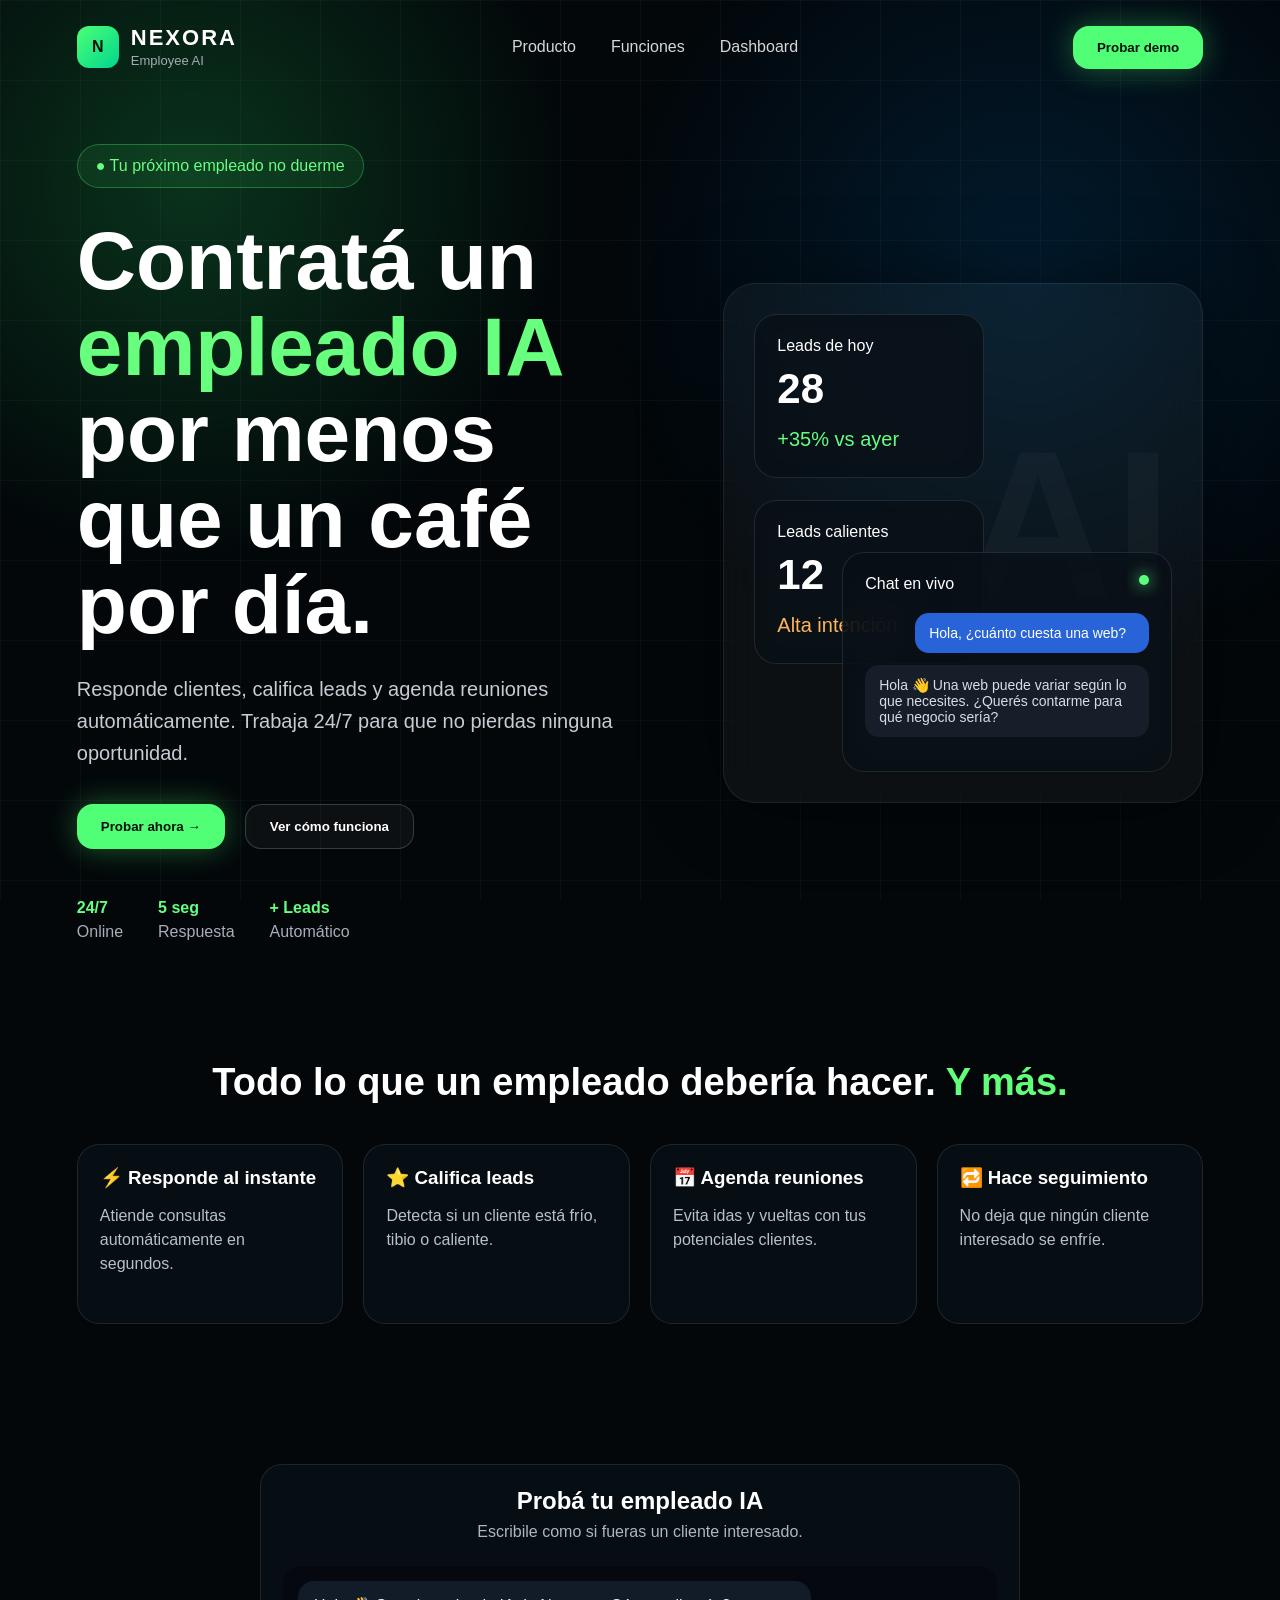
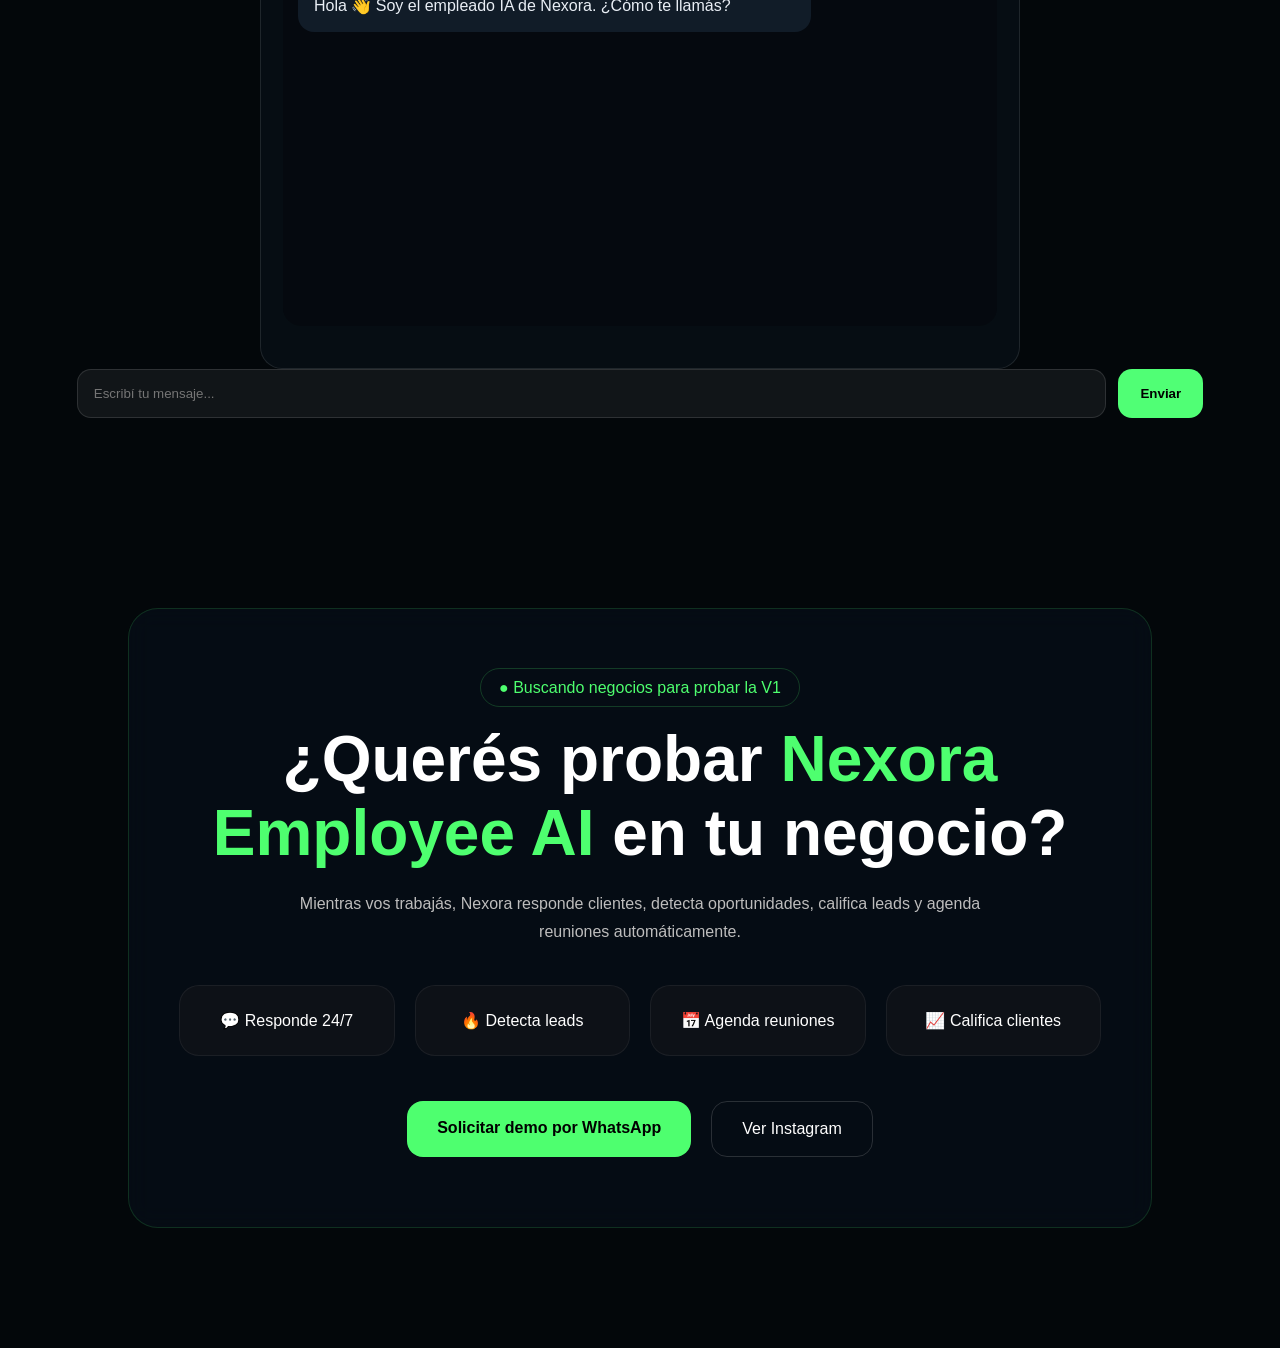
<file: index.html>
<!DOCTYPE html>
<html lang="es">
<head>
  <meta charset="UTF-8" />
  <meta name="viewport" content="width=device-width, initial-scale=1.0" />
  <title>Nexora Employee AI</title>
  <link rel="stylesheet" href="style.css" />
</head>
<body>

  <header class="navbar">
    <div class="logo">
      <div class="logo-icon">N</div>
      <div>
        <h2>NEXORA</h2>
        <span>Employee AI</span>
      </div>
    </div>

    <nav>
      <a href="#">Producto</a>
      <a href="#">Funciones</a>
      <a href="dashboard.html">Dashboard</a>
    </nav>

    <button class="nav-btn">Probar demo</button>
  </header>

  <main class="hero">
    <section class="hero-text">
      <div class="badge">● Tu próximo empleado no duerme</div>

      <h1>
        Contratá un <span>empleado IA</span><br>
        por menos que un café por día.
      </h1>

      <p>
        Responde clientes, califica leads y agenda reuniones automáticamente.
        Trabaja 24/7 para que no pierdas ninguna oportunidad.
      </p>

      <div class="hero-buttons">
        <button class="primary-btn" onclick="scrollToChat()">Probar ahora →</button>
        <button class="secondary-btn">Ver cómo funciona</button>
      </div>

      <div class="mini-stats">
        <div><strong>24/7</strong><span>Online</span></div>
        <div><strong>5 seg</strong><span>Respuesta</span></div>
        <div><strong>+ Leads</strong><span>Automático</span></div>
      </div>
    </section>

    <section class="hero-panel">
      <div class="metric-card">
        <span>Leads de hoy</span>
        <h3>28</h3>
        <p>+35% vs ayer</p>
      </div>

      <div class="metric-card hot">
        <span>Leads calientes</span>
        <h3>12</h3>
        <p>Alta intención</p>
      </div>

      <div class="chat-preview">
        <div class="chat-header">
          <span>Chat en vivo</span>
          <div class="online-dot"></div>
        </div>

        <div class="bubble user">Hola, ¿cuánto cuesta una web?</div>
        <div class="bubble bot">
          Hola 👋 Una web puede variar según lo que necesites.
          ¿Querés contarme para qué negocio sería?
        </div>
      </div>
    </section>
  </main>

  <section class="features">
    <h2>Todo lo que un empleado debería hacer. <span>Y más.</span></h2>

    <div class="feature-grid">
      <div class="feature-card">
        <h3>⚡ Responde al instante</h3>
        <p>Atiende consultas automáticamente en segundos.</p>
      </div>

      <div class="feature-card">
        <h3>⭐ Califica leads</h3>
        <p>Detecta si un cliente está frío, tibio o caliente.</p>
      </div>

      <div class="feature-card">
        <h3>📅 Agenda reuniones</h3>
        <p>Evita idas y vueltas con tus potenciales clientes.</p>
      </div>

      <div class="feature-card">
        <h3>🔁 Hace seguimiento</h3>
        <p>No deja que ningún cliente interesado se enfríe.</p>
      </div>
    </div>
  </section>

  <section class="chat-section" id="chat-section">
    <div class="chat-box">
      <div class="chat-title">
        <h2>Probá tu empleado IA</h2>
        <p>Escribile como si fueras un cliente interesado.</p>
      </div>

      <div id="chatMessages" class="chat-messages">
        <div class="message bot-message" id="welcomeMessage">
  Hola 👋 Soy el empleado IA. ¿Cómo te llamás?
</div>
        </div>
      </div>

      <div class="chat-input">
        <input type="text" id="userInput" placeholder="Escribí tu mensaje..." />
        <button onclick="sendMessage()">Enviar</button>
      </div>
    </div>
  </section>

  <div id="leadToast" class="lead-toast">
  🔔 Nuevo lead caliente detectado
</div>

<div id="vipLeadAlert" class="vip-lead-alert">

  <div class="vip-icon">🔥</div>

  <h2>LEAD VIP DETECTADO</h2>

  <p id="vipLeadText">
    Cliente con intención de compra muy alta.
  </p>

</div>

<section class="final-cta">

  <div class="final-cta-container">

    <span class="final-badge">
      ● Buscando negocios para probar la V1
    </span>

    <h2>
      ¿Querés probar <span>Nexora Employee AI</span>
      en tu negocio?
    </h2>

    <p>
      Mientras vos trabajás, Nexora responde clientes,
      detecta oportunidades, califica leads y agenda reuniones
      automáticamente.
    </p>

    <div class="final-grid">

      <div class="final-card">💬 Responde 24/7</div>
      <div class="final-card">🔥 Detecta leads</div>
      <div class="final-card">📅 Agenda reuniones</div>
      <div class="final-card">📈 Califica clientes</div>

    </div>

    <div class="final-buttons">

      <a
  href="https://wa.me/5492241564499?text=Hola%20quiero%20probar%20Nexora%20Employee%20AI"
  target="_blank"
  class="cta-whatsapp"
>
  Solicitar demo por WhatsApp
</a>

      <a
        href="https://instagram.com/nexora.webs_"
        target="_blank"
        class="cta-instagram"
      >
        Ver Instagram
      </a>

    </div>

  </div>

</section>

  <script src="app.js"></script>
</body>
</html>
</file>
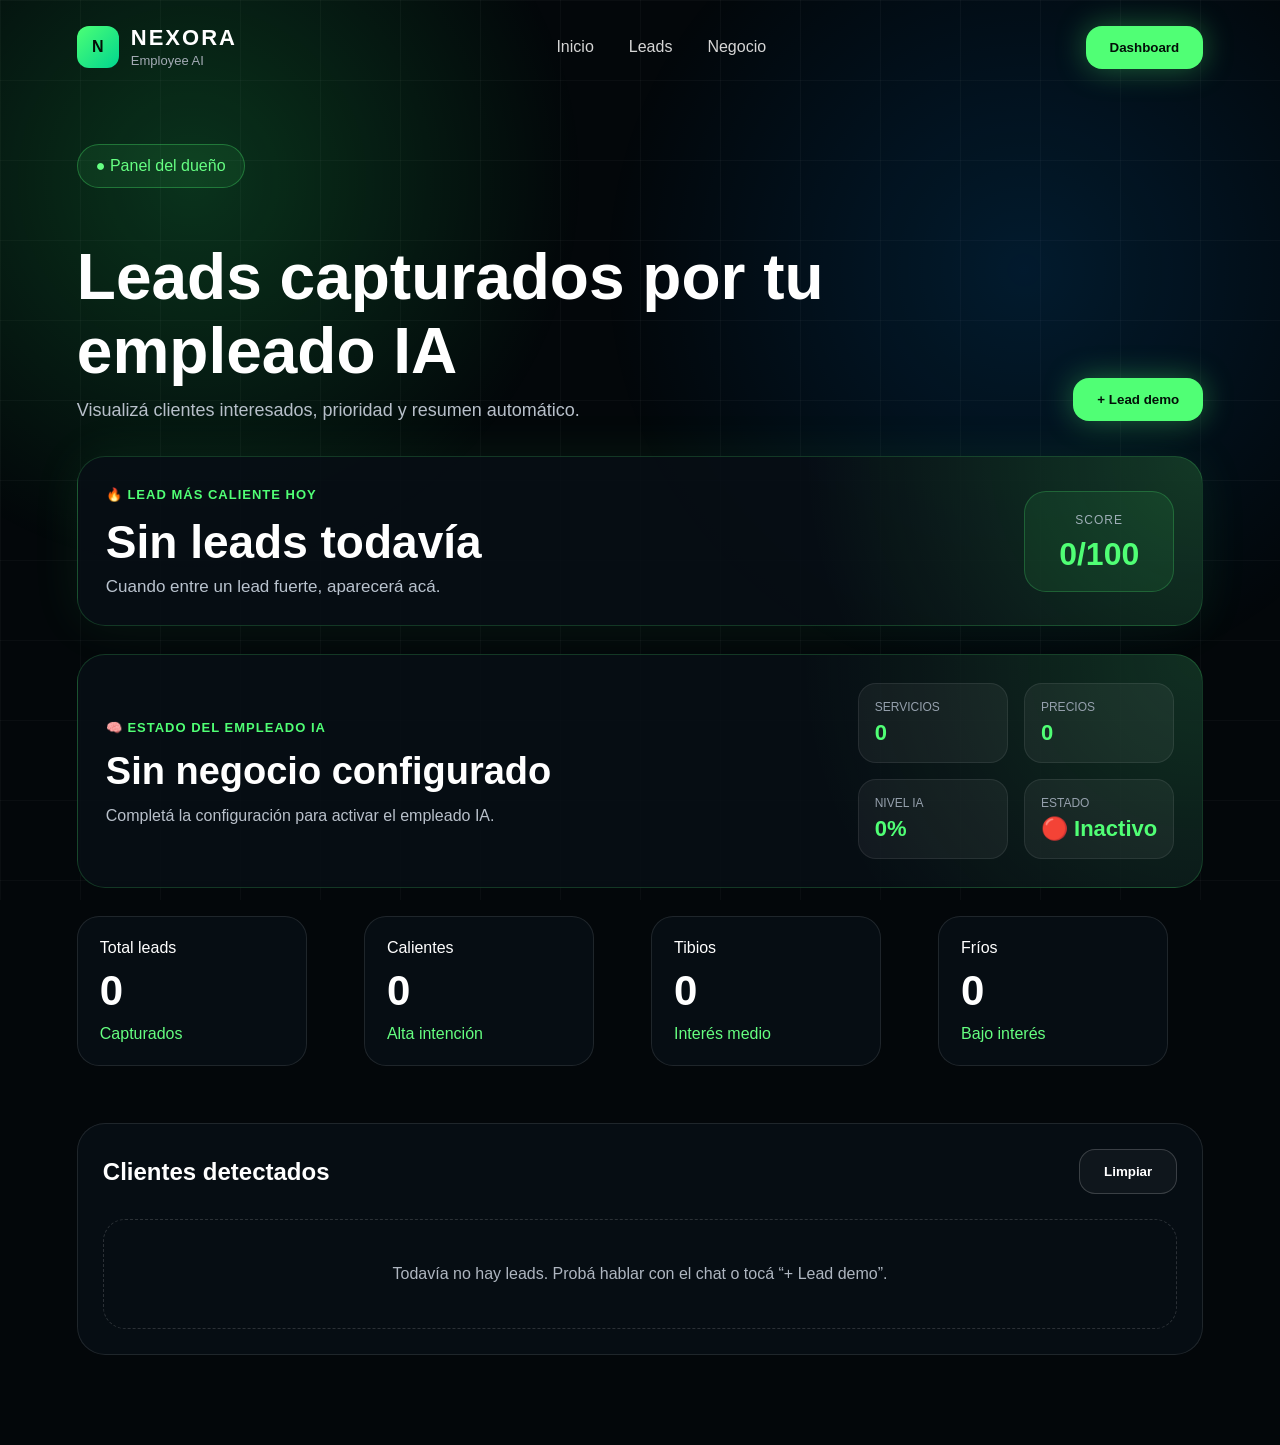
<file: dashboard.html>
<!DOCTYPE html>
<html lang="es">
<head>
  <meta charset="UTF-8" />
  <meta name="viewport" content="width=device-width, initial-scale=1.0" />
  <title>Dashboard | Nexora Employee AI</title>
  <link rel="stylesheet" href="style.css" />
</head>
<body>

<header class="navbar">
  <div class="logo">
    <div class="logo-icon">N</div>
    <div>
      <h2>NEXORA</h2>
      <span>Employee AI</span>
    </div>
  </div>

  <nav>
    <a href="index.html">Inicio</a>
    <a href="#">Leads</a>
    <a href="settings.html">Negocio</a>
  </nav>

  <button class="nav-btn">Dashboard</button>
</header>

<section class="dashboard">
  <div class="dashboard-header">
    <div>
      <span class="badge">● Panel del dueño</span>
      <h1>Leads capturados por tu empleado IA</h1>
      <p>Visualizá clientes interesados, prioridad y resumen automático.</p>
    </div>

    <button class="primary-btn" onclick="createDemoLead()">+ Lead demo</button>
  </div>

<div class="top-lead-card" id="topLeadCard">
  <div>
    <span class="top-label">🔥 Lead más caliente hoy</span>
    <h2 id="topLeadName">Sin leads todavía</h2>
    <p id="topLeadNeed">Cuando entre un lead fuerte, aparecerá acá.</p>
  </div>

  <div class="top-score">
    <span>Score</span>
    <strong id="topLeadScore">0/100</strong>
  </div>
</div>


<div class="employee-status-card">

  <div class="employee-left">
    <span class="top-label">🧠 Estado del Empleado IA</span>

    <h2 id="employeeBusiness">
      Sin negocio configurado
    </h2>

    <p id="employeeStatusText">
      Configurá tu negocio para comenzar.
    </p>
  </div>

  <div class="employee-grid">

    <div class="employee-mini">
      <span>Servicios</span>
      <strong id="servicesCount">0</strong>
    </div>

    <div class="employee-mini">
      <span>Precios</span>
      <strong id="pricesCount">0</strong>
    </div>

    <div class="employee-mini">
      <span>Nivel IA</span>
      <strong id="trainingLevel">0%</strong>
    </div>

    <div class="employee-mini">
      <span>Estado</span>
      <strong id="employeeState">🔴 Inactivo</strong>
    </div>

  </div>

</div>

  <div class="dashboard-stats">
    <div class="metric-card">
      <span>Total leads</span>
      <h3 id="totalLeads">0</h3>
      <p>Capturados</p>
    </div>

    <div class="metric-card">
      <span>Calientes</span>
      <h3 id="hotLeads">0</h3>
      <p>Alta intención</p>
    </div>

    <div class="metric-card">
      <span>Tibios</span>
      <h3 id="warmLeads">0</h3>
      <p>Interés medio</p>
    </div>

    <div class="metric-card">
      <span>Fríos</span>
      <h3 id="coldLeads">0</h3>
      <p>Bajo interés</p>
    </div>
  </div>

  <div class="leads-panel">
    <div class="leads-top">
      <h2>Clientes detectados</h2>
      <button class="secondary-btn" onclick="clearLeads()">Limpiar</button>
    </div>

    <div id="leadsList" class="leads-list"></div>
  </div>
</section>

<script src="dashboard.js"></script>
</body>
</html>
</file>
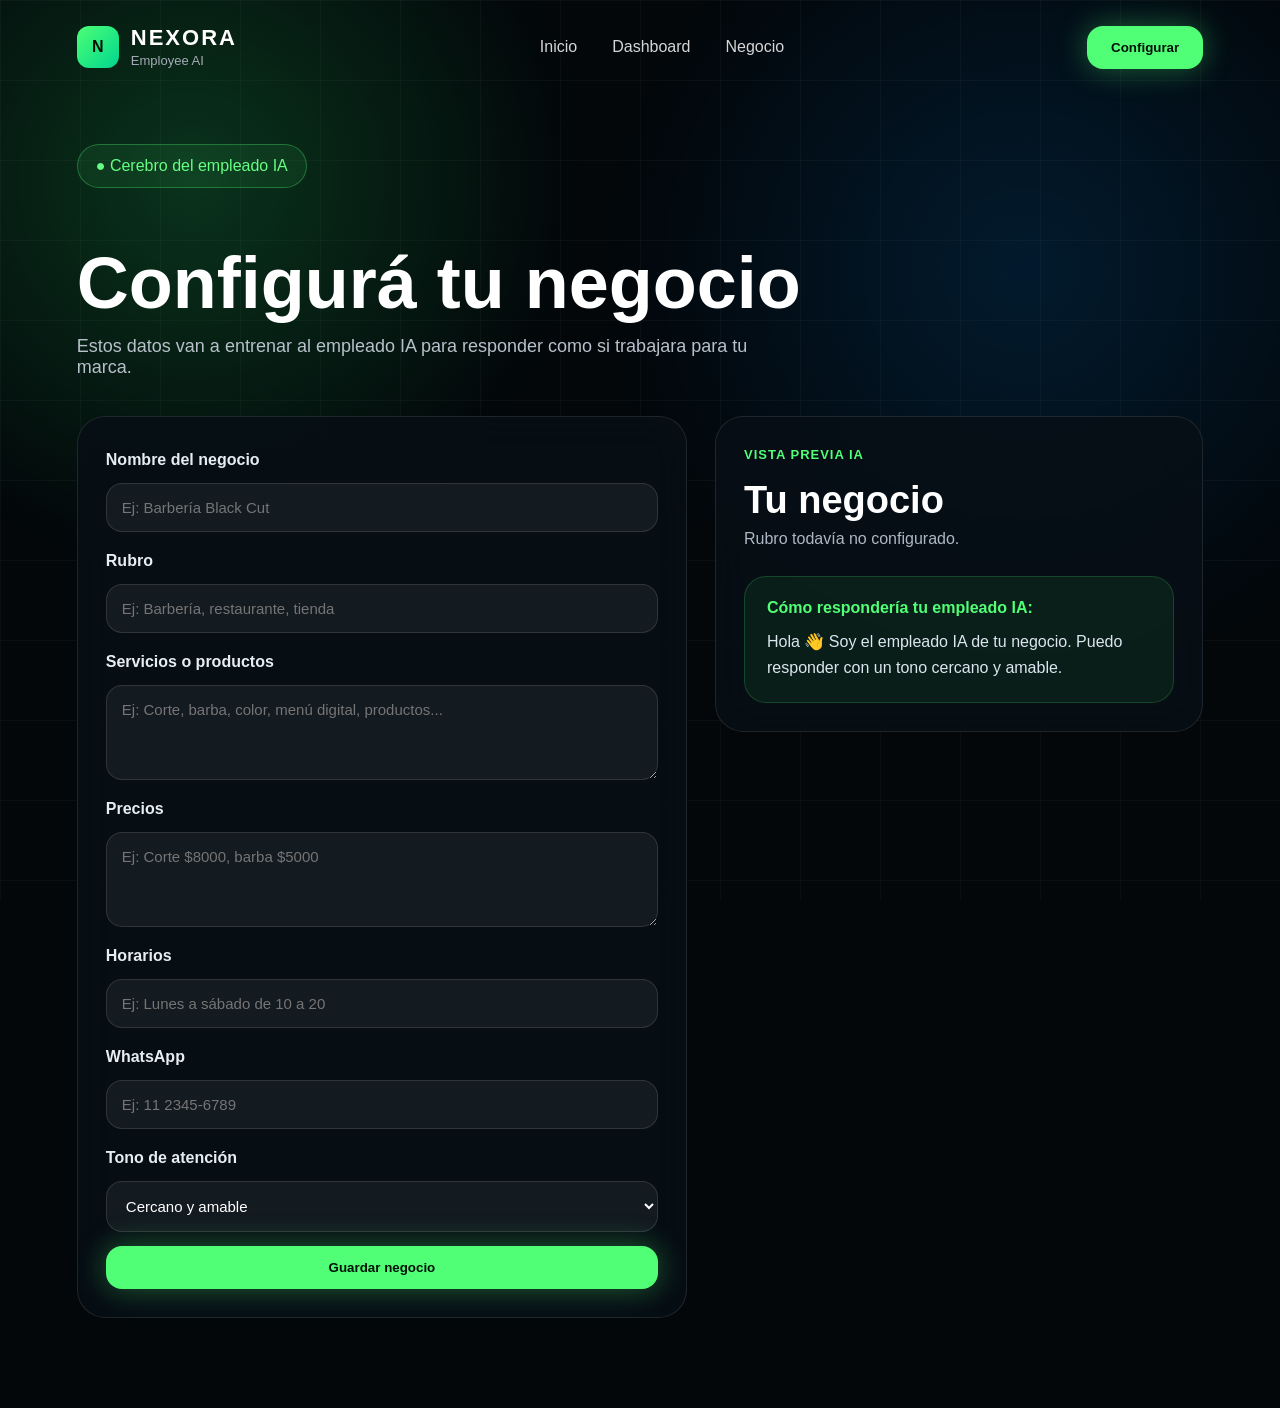
<file: settings.html>
<!DOCTYPE html>
<html lang="es">
<head>
  <meta charset="UTF-8" />
  <meta name="viewport" content="width=device-width, initial-scale=1.0" />
  <title>Negocio | Nexora Employee AI</title>
  <link rel="stylesheet" href="style.css" />
</head>
<body>

<header class="navbar">
  <div class="logo">
    <div class="logo-icon">N</div>
    <div>
      <h2>NEXORA</h2>
      <span>Employee AI</span>
    </div>
  </div>

  <nav>
    <a href="index.html">Inicio</a>
    <a href="dashboard.html">Dashboard</a>
    <a href="settings.html">Negocio</a>
  </nav>

  <button class="nav-btn">Configurar</button>
</header>

<section class="settings-page">
  <div class="settings-header">
    <span class="badge">● Cerebro del empleado IA</span>
    <h1>Configurá tu negocio</h1>
    <p>Estos datos van a entrenar al empleado IA para responder como si trabajara para tu marca.</p>
  </div>

  <div class="settings-layout">
    <form class="settings-card" onsubmit="saveBusiness(event)">
      <label>Nombre del negocio</label>
      <input id="businessName" type="text" placeholder="Ej: Barbería Black Cut">

      <label>Rubro</label>
      <input id="businessType" type="text" placeholder="Ej: Barbería, restaurante, tienda">

      <label>Servicios o productos</label>
      <textarea id="businessServices" placeholder="Ej: Corte, barba, color, menú digital, productos..."></textarea>

      <label>Precios</label>
      <textarea id="businessPrices" placeholder="Ej: Corte $8000, barba $5000"></textarea>

      <label>Horarios</label>
      <input id="businessHours" type="text" placeholder="Ej: Lunes a sábado de 10 a 20">

      <label>WhatsApp</label>
      <input id="businessWhatsapp" type="text" placeholder="Ej: 11 2345-6789">

      <label>Tono de atención</label>
      <select id="businessTone">
        <option value="cercano">Cercano y amable</option>
        <option value="profesional">Profesional</option>
        <option value="vendedor">Vendedor y directo</option>
        <option value="premium">Premium y elegante</option>
      </select>

      <button class="primary-btn" type="submit">Guardar negocio</button>
    </form>

    <div class="business-preview">
      <span class="top-label">Vista previa IA</span>
      <h2 id="previewName">Tu negocio</h2>
      <p id="previewType">Rubro todavía no configurado.</p>

      <div class="preview-box">
        <strong>Cómo respondería tu empleado IA:</strong>
        <p id="previewText">
          Hola 👋 Soy el empleado IA de tu negocio. Cargá la información para que pueda responder mejor a tus clientes.
        </p>
      </div>
    </div>
  </div>
</section>

<script src="settings.js"></script>
</body>
</html>
</file>
<file: style.css>
* {
  margin: 0;
  padding: 0;
  box-sizing: border-box;
  font-family: Arial, Helvetica, sans-serif;
}

body {
  background: #03070a;
  color: white;
  overflow-x: hidden;
}

body::before {
  content: "";
  position: fixed;
  inset: 0;
  background:
    radial-gradient(circle at 15% 20%, rgba(42, 255, 112, 0.18), transparent 30%),
    radial-gradient(circle at 80% 30%, rgba(0, 140, 255, 0.15), transparent 35%),
    linear-gradient(rgba(255,255,255,0.03) 1px, transparent 1px),
    linear-gradient(90deg, rgba(255,255,255,0.03) 1px, transparent 1px);
  background-size: auto, auto, 80px 80px, 80px 80px;
  z-index: -1;
}

.navbar {
  width: 100%;
  padding: 25px 6%;
  display: flex;
  align-items: center;
  justify-content: space-between;
}

.logo {
  display: flex;
  align-items: center;
  gap: 12px;
}

.logo-icon {
  width: 42px;
  height: 42px;
  background: linear-gradient(135deg, #4dff75, #00d68f);
  border-radius: 12px;
  display: grid;
  place-items: center;
  font-weight: 900;
  color: #031006;
}

.logo h2 {
  font-size: 22px;
  letter-spacing: 2px;
}

.logo span {
  color: #a4abb5;
  font-size: 13px;
}

nav {
  display: flex;
  gap: 35px;
}

nav a {
  color: #d6d6d6;
  text-decoration: none;
}

.nav-btn,
.primary-btn {
  border: none;
  background: #50ff75;
  color: #021008;
  padding: 14px 24px;
  border-radius: 16px;
  font-weight: 800;
  cursor: pointer;
  box-shadow: 0 0 30px rgba(80, 255, 117, 0.35);
}

.hero {
  min-height: 85vh;
  padding: 50px 6%;
  display: grid;
  grid-template-columns: 1.1fr 0.9fr;
  align-items: center;
  gap: 60px;
}

.badge {
  display: inline-block;
  padding: 12px 18px;
  border: 1px solid rgba(80,255,117,0.3);
  color: #66ff83;
  border-radius: 50px;
  background: rgba(80,255,117,0.08);
  margin-bottom: 30px;
}

.hero h1 {
  font-size: clamp(48px, 7vw, 82px);
  line-height: 1.05;
  margin-bottom: 25px;
}

.hero h1 span {
  color: #67ff7d;
}

.hero p {
  color: #c6ccd4;
  font-size: 20px;
  max-width: 620px;
  line-height: 1.6;
}

.hero-buttons {
  margin-top: 35px;
  display: flex;
  gap: 20px;
  flex-wrap: wrap;
}

.secondary-btn {
  background: rgba(255,255,255,0.04);
  color: white;
  border: 1px solid rgba(255,255,255,0.18);
  padding: 14px 24px;
  border-radius: 16px;
  font-weight: 700;
  cursor: pointer;
}

.mini-stats {
  display: flex;
  gap: 35px;
  margin-top: 50px;
}

.mini-stats div {
  display: flex;
  flex-direction: column;
  gap: 6px;
}

.mini-stats strong {
  color: #65ff80;
}

.mini-stats span {
  color: #a7aeb8;
}

.hero-panel {
  position: relative;
  min-height: 520px;
  border: 1px solid rgba(255,255,255,0.08);
  border-radius: 32px;
  background: rgba(255,255,255,0.04);
  backdrop-filter: blur(18px);
  padding: 30px;
  box-shadow: 0 0 80px rgba(0,0,0,0.45);
}

.hero-panel::before {
  content: "AI";
  position: absolute;
  font-size: 210px;
  font-weight: 900;
  color: rgba(255,255,255,0.03);
  right: 30px;
  top: 120px;
}

.metric-card,
.chat-preview,
.feature-card,
.chat-box {
  background: rgba(8, 15, 22, 0.82);
  border: 1px solid rgba(255,255,255,0.1);
  border-radius: 22px;
  padding: 22px;
  backdrop-filter: blur(20px);
}

.metric-card {
  width: 230px;
  margin-bottom: 22px;
}

.metric-card h3 {
  font-size: 42px;
  margin: 10px 0;
}

.metric-card p {
  color: #65ff80;
}

.hot p {
  color: #ffb45e;
}

.chat-preview {
  position: absolute;
  right: 30px;
  bottom: 30px;
  width: 330px;
}

.chat-header {
  display: flex;
  justify-content: space-between;
  margin-bottom: 20px;
}

.online-dot {
  width: 10px;
  height: 10px;
  background: #5cff7d;
  border-radius: 50%;
  box-shadow: 0 0 15px #5cff7d;
}

.bubble {
  padding: 12px 14px;
  border-radius: 14px;
  margin-bottom: 12px;
  font-size: 14px;
}

.user {
  background: #2864d8;
  margin-left: 50px;
}

.bot {
  background: #151e29;
  color: #d9dde3;
}

.features,
.chat-section {
  padding: 70px 6%;
}

.features h2 {
  text-align: center;
  font-size: 38px;
  margin-bottom: 40px;
}

.features h2 span {
  color: #62ff7b;
}

.feature-grid {
  display: grid;
  grid-template-columns: repeat(4, 1fr);
  gap: 20px;
}

.feature-card {
  min-height: 180px;
}

.feature-card h3 {
  margin-bottom: 15px;
}

.feature-card p {
  color: #b9c0c8;
  line-height: 1.5;
}

.chat-box {
  max-width: 760px;
  margin: auto;
}

.chat-title {
  text-align: center;
  margin-bottom: 25px;
}

.chat-title p {
  color: #aeb6c0;
  margin-top: 8px;
}

.chat-messages {
  height: 360px;
  overflow-y: auto;
  padding: 15px;
  background: rgba(0,0,0,0.25);
  border-radius: 18px;
  margin-bottom: 20px;
}

.message {
  padding: 14px 16px;
  border-radius: 16px;
  margin-bottom: 14px;
  max-width: 75%;
  line-height: 1.4;
}

.bot-message {
  background: #111c28;
  color: #e9eef5;
}

.user-message {
  background: #50ff75;
  color: #031006;
  margin-left: auto;
  font-weight: 700;
}

.chat-input {
  display: flex;
  gap: 12px;
}

.chat-input input {
  flex: 1;
  padding: 16px;
  border-radius: 14px;
  border: 1px solid rgba(255,255,255,0.12);
  background: rgba(255,255,255,0.06);
  color: white;
  outline: none;
}

.chat-input button {
  padding: 16px 22px;
  border-radius: 14px;
  border: none;
  background: #50ff75;
  font-weight: 800;
  cursor: pointer;
}

@media (max-width: 900px) {
  nav {
    display: none;
  }

  .hero {
    grid-template-columns: 1fr;
  }

  .feature-grid {
    grid-template-columns: 1fr;
  }

  .hero-panel {
    min-height: 560px;
  }

  .chat-preview {
    position: relative;
    width: 100%;
    right: auto;
    bottom: auto;
    margin-top: 25px;
  }

  .mini-stats {
    flex-wrap: wrap;
  }
}
.dashboard {
  padding: 50px 6% 90px;
}

.dashboard-header {
  display: flex;
  justify-content: space-between;
  align-items: flex-end;
  gap: 30px;
  margin-bottom: 35px;
}

.dashboard-header h1 {
  font-size: clamp(38px, 5vw, 64px);
  margin: 22px 0 12px;
  max-width: 850px;
}

.dashboard-header p {
  color: #b8c0ca;
  font-size: 18px;
}

.dashboard-stats {
  display: grid;
  grid-template-columns: repeat(4, 1fr);
  gap: 22px;
  margin-bottom: 35px;
}

.leads-panel {
  background: rgba(8, 15, 22, 0.82);
  border: 1px solid rgba(255,255,255,0.1);
  border-radius: 28px;
  padding: 25px;
  backdrop-filter: blur(20px);
}

.leads-top {
  display: flex;
  justify-content: space-between;
  align-items: center;
  margin-bottom: 25px;
}

.leads-list {
  display: grid;
  gap: 16px;
}

.lead-card {
  display: grid;
  grid-template-columns: 1.3fr 1fr 0.7fr;
  gap: 18px;
  align-items: center;
  padding: 20px;
  border-radius: 22px;
  background: rgba(255,255,255,0.045);
  border: 1px solid rgba(255,255,255,0.08);
}

.lead-name {
  font-size: 20px;
  font-weight: 800;
}

.lead-need {
  color: #b8c0ca;
  margin-top: 6px;
}

.lead-summary {
  color: #dce3eb;
  line-height: 1.5;
}

.lead-status {
  justify-self: end;
  padding: 10px 14px;
  border-radius: 999px;
  font-weight: 800;
  font-size: 14px;
}

.status-caliente {
  background: rgba(80,255,117,0.12);
  color: #50ff75;
  border: 1px solid rgba(80,255,117,0.35);
}

.status-tibio {
  background: rgba(255,190,80,0.12);
  color: #ffbd50;
  border: 1px solid rgba(255,190,80,0.35);
}

.status-frio {
  background: rgba(120,160,255,0.12);
  color: #7fa6ff;
  border: 1px solid rgba(120,160,255,0.35);
}

.empty-leads {
  padding: 45px;
  text-align: center;
  color: #aeb6c0;
  border: 1px dashed rgba(255,255,255,0.15);
  border-radius: 22px;
}

@media (max-width: 900px) {
  .dashboard-header {
    flex-direction: column;
    align-items: flex-start;
  }

  .dashboard-stats {
    grid-template-columns: 1fr;
  }

  .lead-card {
    grid-template-columns: 1fr;
  }

  .lead-status {
    justify-self: start;
  }
}
.lead-card-pro {
  grid-template-columns: 1fr 1.4fr 0.8fr;
}

.lead-date {
  color: #748092;
  font-size: 13px;
  margin-top: 8px;
}

.ai-summary {
  margin-top: 14px;
  padding: 14px;
  border-radius: 16px;
  background: rgba(80, 255, 117, 0.06);
  border: 1px solid rgba(80, 255, 117, 0.14);
}

.ai-summary span {
  color: #63ff7e;
  font-size: 13px;
  font-weight: 800;
  text-transform: uppercase;
  letter-spacing: 1px;
}

.ai-summary p {
  margin-top: 8px;
  color: #dce6ef;
  line-height: 1.5;
  font-size: 14px;
}

.lead-right {
  display: flex;
  flex-direction: column;
  align-items: flex-end;
  gap: 16px;
}

.score-box {
  width: 170px;
  padding: 14px;
  border-radius: 18px;
  background: rgba(255,255,255,0.045);
  border: 1px solid rgba(255,255,255,0.08);
}

.score-box span {
  color: #aab4c0;
  font-size: 12px;
  text-transform: uppercase;
  letter-spacing: 1px;
}

.score-box strong {
  display: block;
  margin: 8px 0;
  font-size: 26px;
  color: #50ff75;
}

.score-bar {
  width: 100%;
  height: 7px;
  border-radius: 999px;
  background: rgba(255,255,255,0.1);
  overflow: hidden;
}

.score-fill {
  height: 100%;
  border-radius: 999px;
  background: #50ff75;
  box-shadow: 0 0 18px rgba(80,255,117,0.55);
}

@media (max-width: 900px) {
  .lead-card-pro {
    grid-template-columns: 1fr;
  }

  .lead-right {
    align-items: flex-start;
  }
}
.top-lead-card {
  margin-bottom: 28px;
  padding: 28px;
  border-radius: 28px;
  background:
    radial-gradient(circle at top right, rgba(80,255,117,0.18), transparent 35%),
    rgba(8, 15, 22, 0.86);
  border: 1px solid rgba(80,255,117,0.18);
  display: flex;
  justify-content: space-between;
  align-items: center;
  gap: 25px;
  box-shadow: 0 0 50px rgba(80,255,117,0.08);
}

.top-label {
  color: #50ff75;
  font-weight: 900;
  text-transform: uppercase;
  letter-spacing: 1px;
  font-size: 13px;
}

.top-lead-card h2 {
  font-size: clamp(28px, 4vw, 46px);
  margin: 12px 0 8px;
}

.top-lead-card p {
  color: #b9c3ce;
  font-size: 17px;
}

.top-score {
  min-width: 150px;
  padding: 18px;
  border-radius: 22px;
  background: rgba(80,255,117,0.08);
  border: 1px solid rgba(80,255,117,0.22);
  text-align: center;
}

.top-score span {
  color: #9fafb8;
  font-size: 12px;
  text-transform: uppercase;
  letter-spacing: 1px;
}

.top-score strong {
  display: block;
  margin-top: 8px;
  color: #50ff75;
  font-size: 32px;
}

@media (max-width: 900px) {
  .top-lead-card {
    flex-direction: column;
    align-items: flex-start;
  }

  .top-score {
    width: 100%;
    text-align: left;
  }
}
.settings-page {
  padding: 50px 6% 90px;
}

.settings-header h1 {
  font-size: clamp(42px, 6vw, 72px);
  margin: 24px 0 12px;
}

.settings-header p {
  color: #b8c0ca;
  font-size: 18px;
  max-width: 720px;
}

.settings-layout {
  margin-top: 38px;
  display: grid;
  grid-template-columns: 1fr 0.8fr;
  gap: 28px;
  align-items: start;
}

.settings-card,
.business-preview {
  background: rgba(8, 15, 22, 0.84);
  border: 1px solid rgba(255,255,255,0.1);
  border-radius: 28px;
  padding: 28px;
  backdrop-filter: blur(20px);
}

.settings-card {
  display: grid;
  gap: 14px;
}

.settings-card label {
  color: #e7edf4;
  font-weight: 800;
  margin-top: 6px;
}

.settings-card input,
.settings-card textarea,
.settings-card select {
  width: 100%;
  padding: 15px;
  border-radius: 16px;
  border: 1px solid rgba(255,255,255,0.12);
  background: rgba(255,255,255,0.055);
  color: white;
  outline: none;
  font-size: 15px;
}

.settings-card textarea {
  min-height: 95px;
  resize: vertical;
}

.settings-card select option {
  background: #081018;
}

.business-preview {
  position: sticky;
  top: 25px;
}

.business-preview h2 {
  font-size: 38px;
  margin: 16px 0 8px;
}

.business-preview > p {
  color: #aeb8c4;
}

.preview-box {
  margin-top: 28px;
  padding: 22px;
  border-radius: 22px;
  background: rgba(80,255,117,0.07);
  border: 1px solid rgba(80,255,117,0.18);
}

.preview-box strong {
  color: #50ff75;
}

.preview-box p {
  margin-top: 12px;
  color: #dce6ef;
  line-height: 1.6;
}

@media (max-width: 900px) {
  .settings-layout {
    grid-template-columns: 1fr;
  }

  .business-preview {
    position: relative;
    top: auto;
  }
}
.employee-status-card {

  margin-bottom: 28px;

  padding: 28px;

  border-radius: 28px;

  background:
  radial-gradient(
    circle at top right,
    rgba(80,255,117,0.15),
    transparent 35%
  ),
  rgba(8,15,22,0.86);

  border: 1px solid rgba(80,255,117,0.18);

  display: flex;

  justify-content: space-between;

  gap: 30px;

  align-items: center;
}

.employee-left h2 {

  font-size: 38px;

  margin: 14px 0;
}

.employee-left p {

  color: #b8c0ca;
}

.employee-grid {

  display: grid;

  grid-template-columns: repeat(2,1fr);

  gap: 16px;
}

.employee-mini {

  min-width: 130px;

  padding: 16px;

  border-radius: 18px;

  background: rgba(255,255,255,0.05);

  border: 1px solid rgba(255,255,255,0.08);
}

.employee-mini span {

  display: block;

  color: #95a0ad;

  font-size: 12px;

  margin-bottom: 6px;

  text-transform: uppercase;
}

.employee-mini strong {

  font-size: 22px;

  color: #50ff75;
}

@media (max-width: 900px) {

  .employee-status-card {

    flex-direction: column;

    align-items: flex-start;
  }

  .employee-grid {

    width: 100%;

    grid-template-columns: 1fr 1fr;
  }
}
.lead-toast {
  position: fixed;
  right: 25px;
  bottom: 25px;
  background: rgba(8, 15, 22, 0.95);
  border: 1px solid rgba(80,255,117,0.35);
  color: white;
  padding: 18px 22px;
  border-radius: 18px;
  box-shadow: 0 0 35px rgba(80,255,117,0.25);
  transform: translateY(120px);
  opacity: 0;
  transition: 0.35s ease;
  z-index: 9999;
}

.lead-toast.show {
  transform: translateY(0);
  opacity: 1;
}
.vip-lead-alert {

  position: fixed;

  inset: 0;

  display: flex;

  flex-direction: column;

  justify-content: center;

  align-items: center;

  background:
  radial-gradient(
    circle,
    rgba(80,255,117,0.18),
    rgba(0,0,0,0.9)
  );

  backdrop-filter: blur(12px);

  z-index: 99999;

  opacity: 0;

  pointer-events: none;

  transition: 0.4s ease;
}

.vip-lead-alert.show {

  opacity: 1;

  pointer-events: auto;
}

.vip-icon {

  font-size: 90px;

  animation: pulseVip 1s infinite;
}

.vip-lead-alert h2 {

  margin-top: 20px;

  font-size: clamp(36px,6vw,72px);

  color: #50ff75;

  text-shadow:
  0 0 15px rgba(80,255,117,0.8),
  0 0 35px rgba(80,255,117,0.5);

  text-align: center;
}

.vip-lead-alert p {

  margin-top: 12px;

  color: white;

  font-size: 22px;

  text-align: center;
}

@keyframes pulseVip {

  0% {
    transform: scale(1);
  }

  50% {
    transform: scale(1.15);
  }

  100% {
    transform: scale(1);
  }
}
.whatsapp-btn{
  display:flex;
  align-items:center;
  justify-content:center;
  gap:8px;

  margin-top:12px;
  padding:12px;

  border-radius:12px;

  background:#25D366;
  color:white;

  text-decoration:none;
  font-weight:700;

  transition:.25s;
}

.whatsapp-btn:hover{
  transform:translateY(-2px);
  box-shadow:0 0 20px rgba(37,211,102,.5);
}
.final-cta{
    padding:120px 10%;
}

.final-cta-container{
    max-width:1100px;
    margin:auto;
    text-align:center;

    background:rgba(8,15,25,.7);
    border:1px solid rgba(78,255,111,.15);

    border-radius:30px;
    padding:70px 50px;

    backdrop-filter:blur(12px);
}

.final-badge{
    color:#4eff6f;
    border:1px solid rgba(78,255,111,.2);
    padding:10px 18px;
    border-radius:999px;
}

.final-cta h2{
    margin-top:25px;
    font-size:clamp(2rem,5vw,4rem);
}

.final-cta h2 span{
    color:#4eff6f;
}

.final-cta p{
    max-width:700px;
    margin:20px auto;
    color:#bdbdbd;
    line-height:1.7;
}

.final-grid{
    display:grid;
    grid-template-columns:repeat(auto-fit,minmax(200px,1fr));
    gap:20px;
    margin-top:40px;
}

.final-card{
    padding:25px;
    border-radius:20px;
    background:#0d1117;
    border:1px solid rgba(255,255,255,.06);
}

.final-buttons{
    display:flex;
    justify-content:center;
    gap:20px;
    margin-top:45px;
    flex-wrap:wrap;
}

.cta-whatsapp{
    background:#4eff6f;
    color:#000;
    padding:18px 30px;
    border-radius:16px;
    text-decoration:none;
    font-weight:700;
}

.cta-instagram{
    border:1px solid rgba(255,255,255,.15);
    color:white;
    padding:18px 30px;
    border-radius:16px;
    text-decoration:none;
}
</file>
